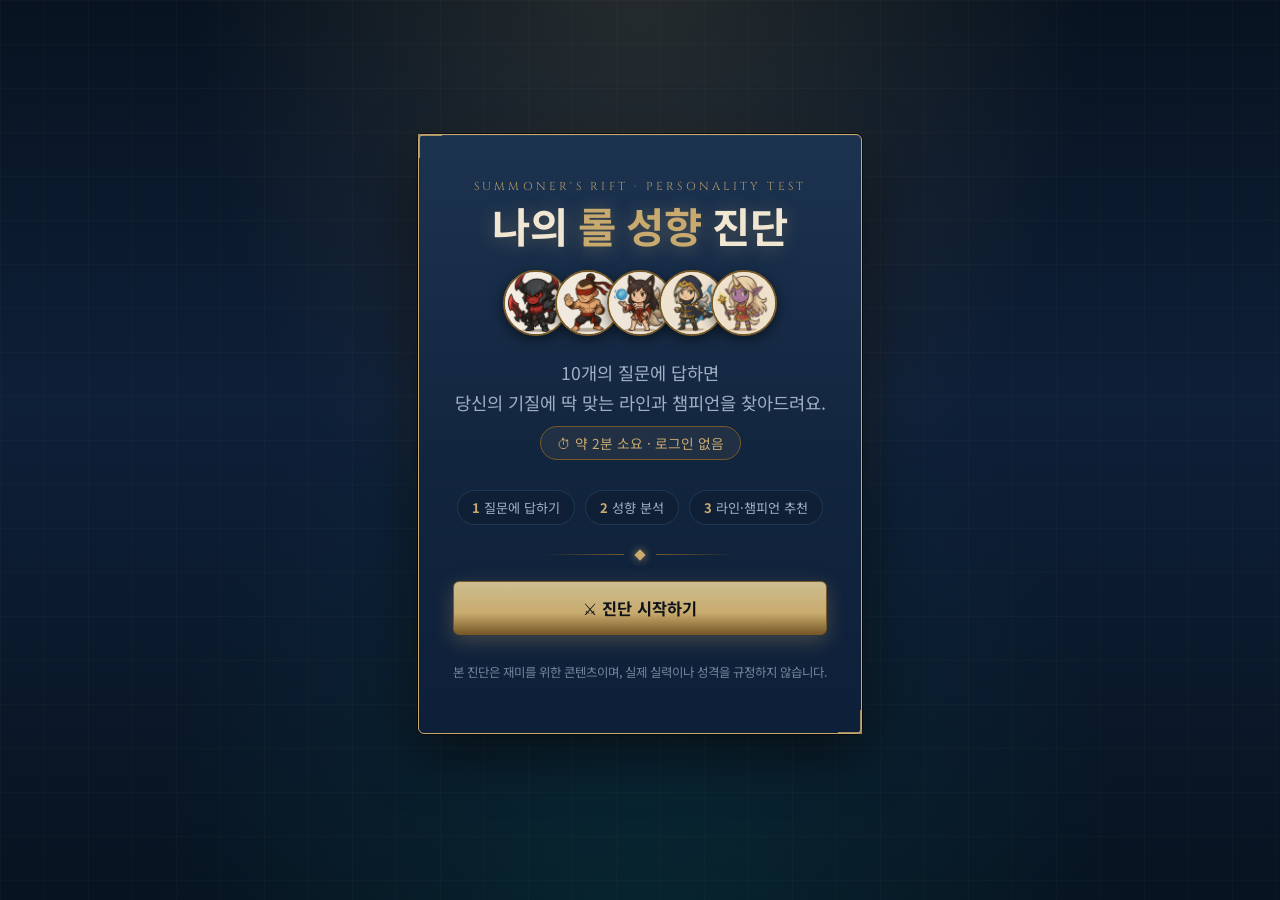
<file: index.html>
<!DOCTYPE html>
<html lang="ko">
<head>
  <meta charset="UTF-8">
  <meta name="viewport" content="width=device-width, initial-scale=1.0">
  <title>롤 성향 진단 · 나의 포지션은?</title>
  <meta name="description" content="10개의 질문으로 알아보는 나의 롤 성향. 탑·정글·미드·원딜·서폿 중 당신의 기질에 딱 맞는 포지션과 챔피언을 찾아보세요.">

  <!-- 공유 미리보기 -->
  <meta property="og:title" content="롤 성향 진단 · 나의 포지션은?">
  <meta property="og:description" content="10문항으로 알아보는 나의 라인과 추천 챔피언. 지금 바로 진단해보세요.">
  <meta property="og:type" content="website">

  <link rel="preconnect" href="https://fonts.googleapis.com">
  <link rel="preconnect" href="https://fonts.gstatic.com" crossorigin>
  <link rel="stylesheet" href="assets/styles.css">

  <style>
    /* 시작 화면 전용 레이아웃 */
    .hero-page {
      justify-content: center;
      min-height: 100vh;
    }
    .hero {
      max-width: 620px;
      text-align: center;
      padding: 44px 34px 38px;
    }
    .hero-champs {
      display: flex;
      justify-content: center;
      gap: -10px;
      margin: 4px 0 22px;
    }
    .hero-champs img {
      width: 66px; height: 66px;
      border-radius: 50%;
      object-fit: contain;
      background: radial-gradient(circle, #f0e6d2, #d9cbb0);
      border: 2px solid var(--gold-3);
      box-shadow: 0 4px 14px rgba(0,0,0,0.5);
      margin-left: -14px;
      transition: transform .2s ease;
    }
    .hero-champs img:first-child { margin-left: 0; }
    .hero-champs img:hover { transform: translateY(-6px) scale(1.08); z-index: 2; }
    .hero .lead-note {
      display: inline-block;
      margin: 4px 0 22px;
      font-size: 0.86rem;
      color: var(--gold-1);
      background: rgba(200,170,110,0.08);
      border: 1px solid var(--gold-3);
      border-radius: 20px;
      padding: 6px 16px;
    }
    .steps {
      display: flex;
      justify-content: center;
      gap: 10px;
      margin: 8px 0 26px;
      flex-wrap: wrap;
    }
    .step {
      font-size: 0.82rem;
      color: var(--text-dim);
      background: var(--bg-2);
      border: 1px solid var(--line);
      border-radius: 20px;
      padding: 7px 14px;
    }
    .step b { color: var(--gold-1); }
    @media (max-width: 600px) {
      .hero { padding: 32px 18px; }
      .hero-champs img { width: 52px; height: 52px; }
    }
  </style>
</head>
<body>
  <div class="page hero-page">
    <div class="frame hero reveal">
      <p class="brand-kicker">Summoner's Rift · Personality Test</p>
      <h1 class="title">나의 <span class="accent">롤 성향</span> 진단</h1>

      <div class="hero-champs">
        <img src="assets/img/top.png" alt="탑">
        <img src="assets/img/jungle.png" alt="정글">
        <img src="assets/img/mid.png" alt="미드">
        <img src="assets/img/adc.png" alt="원딜">
        <img src="assets/img/support.png" alt="서폿">
      </div>

      <p class="subtitle">
        10개의 질문에 답하면<br>
        당신의 기질에 딱 맞는 라인과 챔피언을 찾아드려요.
      </p>

      <span class="lead-note">⏱ 약 2분 소요 · 로그인 없음</span>

      <div class="steps">
        <span class="step"><b>1</b> 질문에 답하기</span>
        <span class="step"><b>2</b> 성향 분석</span>
        <span class="step"><b>3</b> 라인·챔피언 추천</span>
      </div>

      <div class="divider"><span class="gem"></span></div>

      <a href="quiz.html" class="btn btn-primary btn-block">⚔️ 진단 시작하기</a>

      <p class="foot">
        <span class="disclaimer">본 진단은 재미를 위한 콘텐츠이며, 실제 실력이나 성격을 규정하지 않습니다.</span>
      </p>
    </div>
  </div>
</body>
</html>
</file>
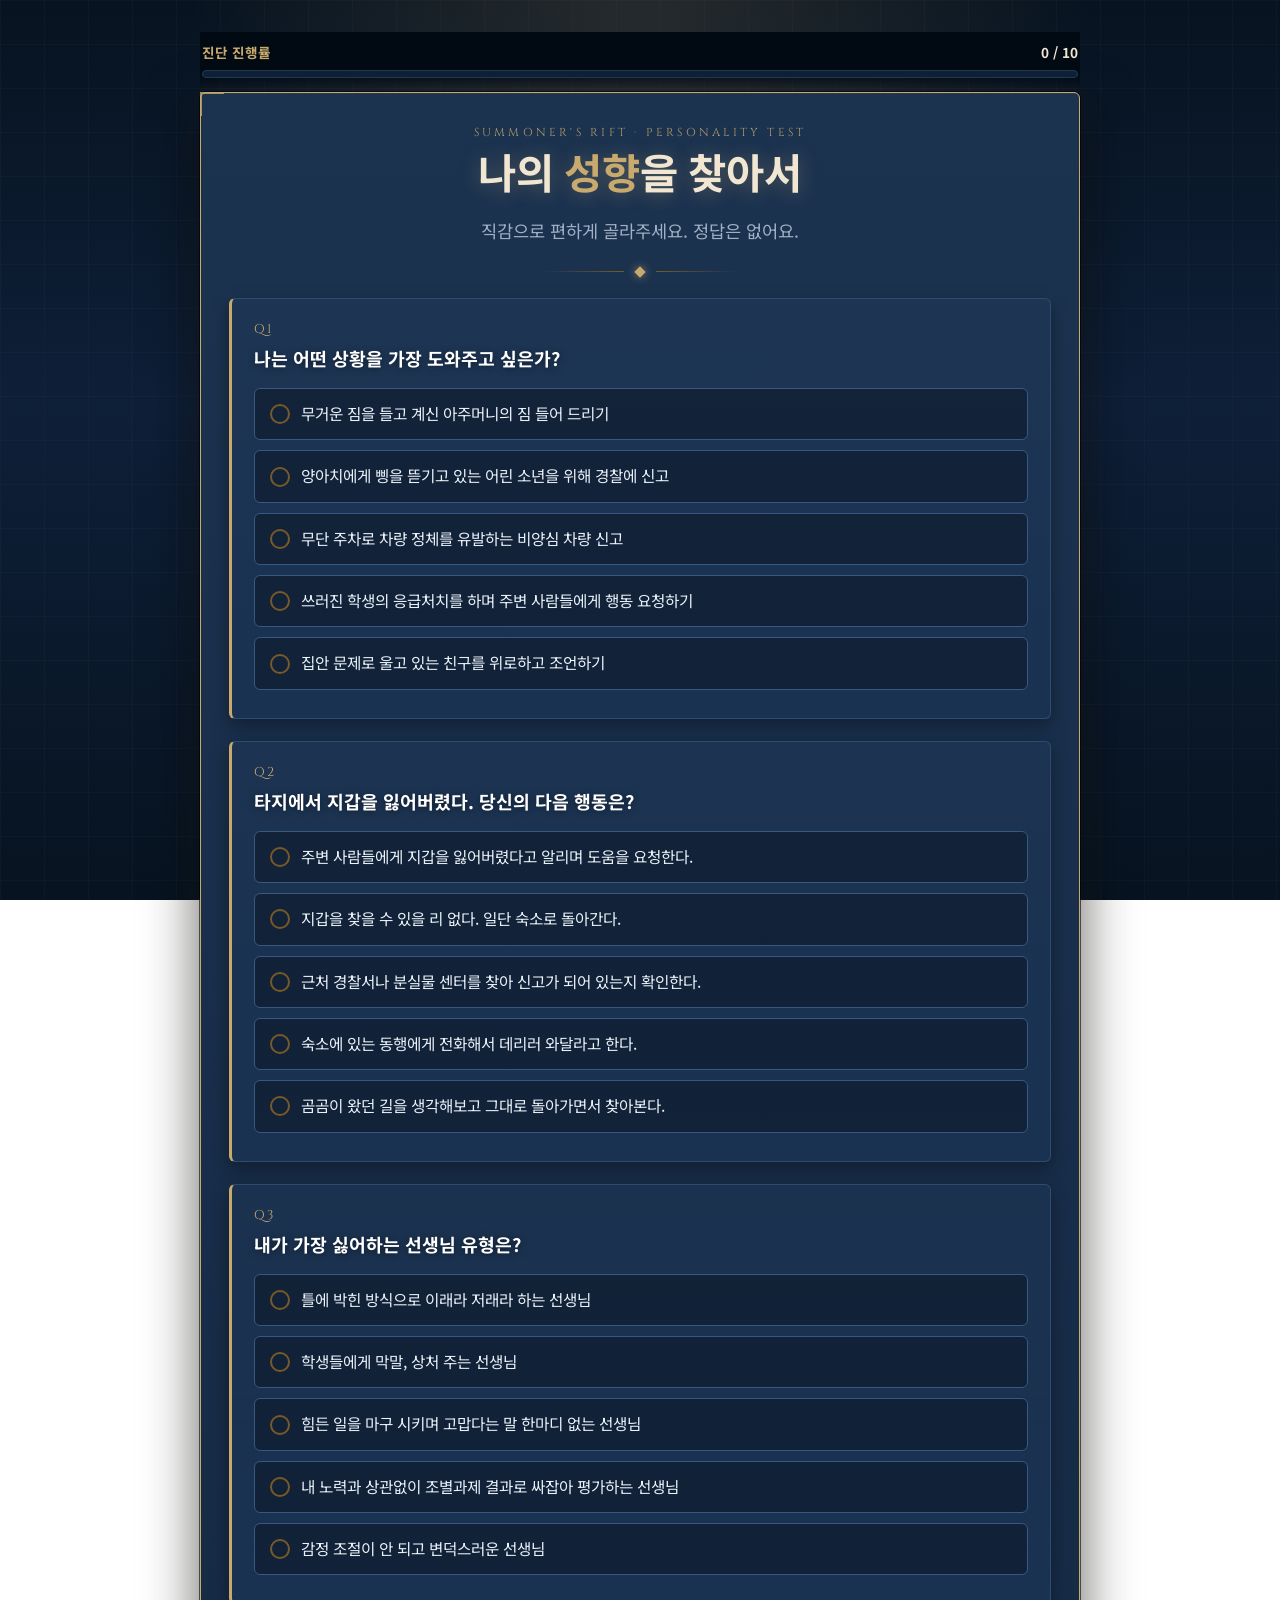
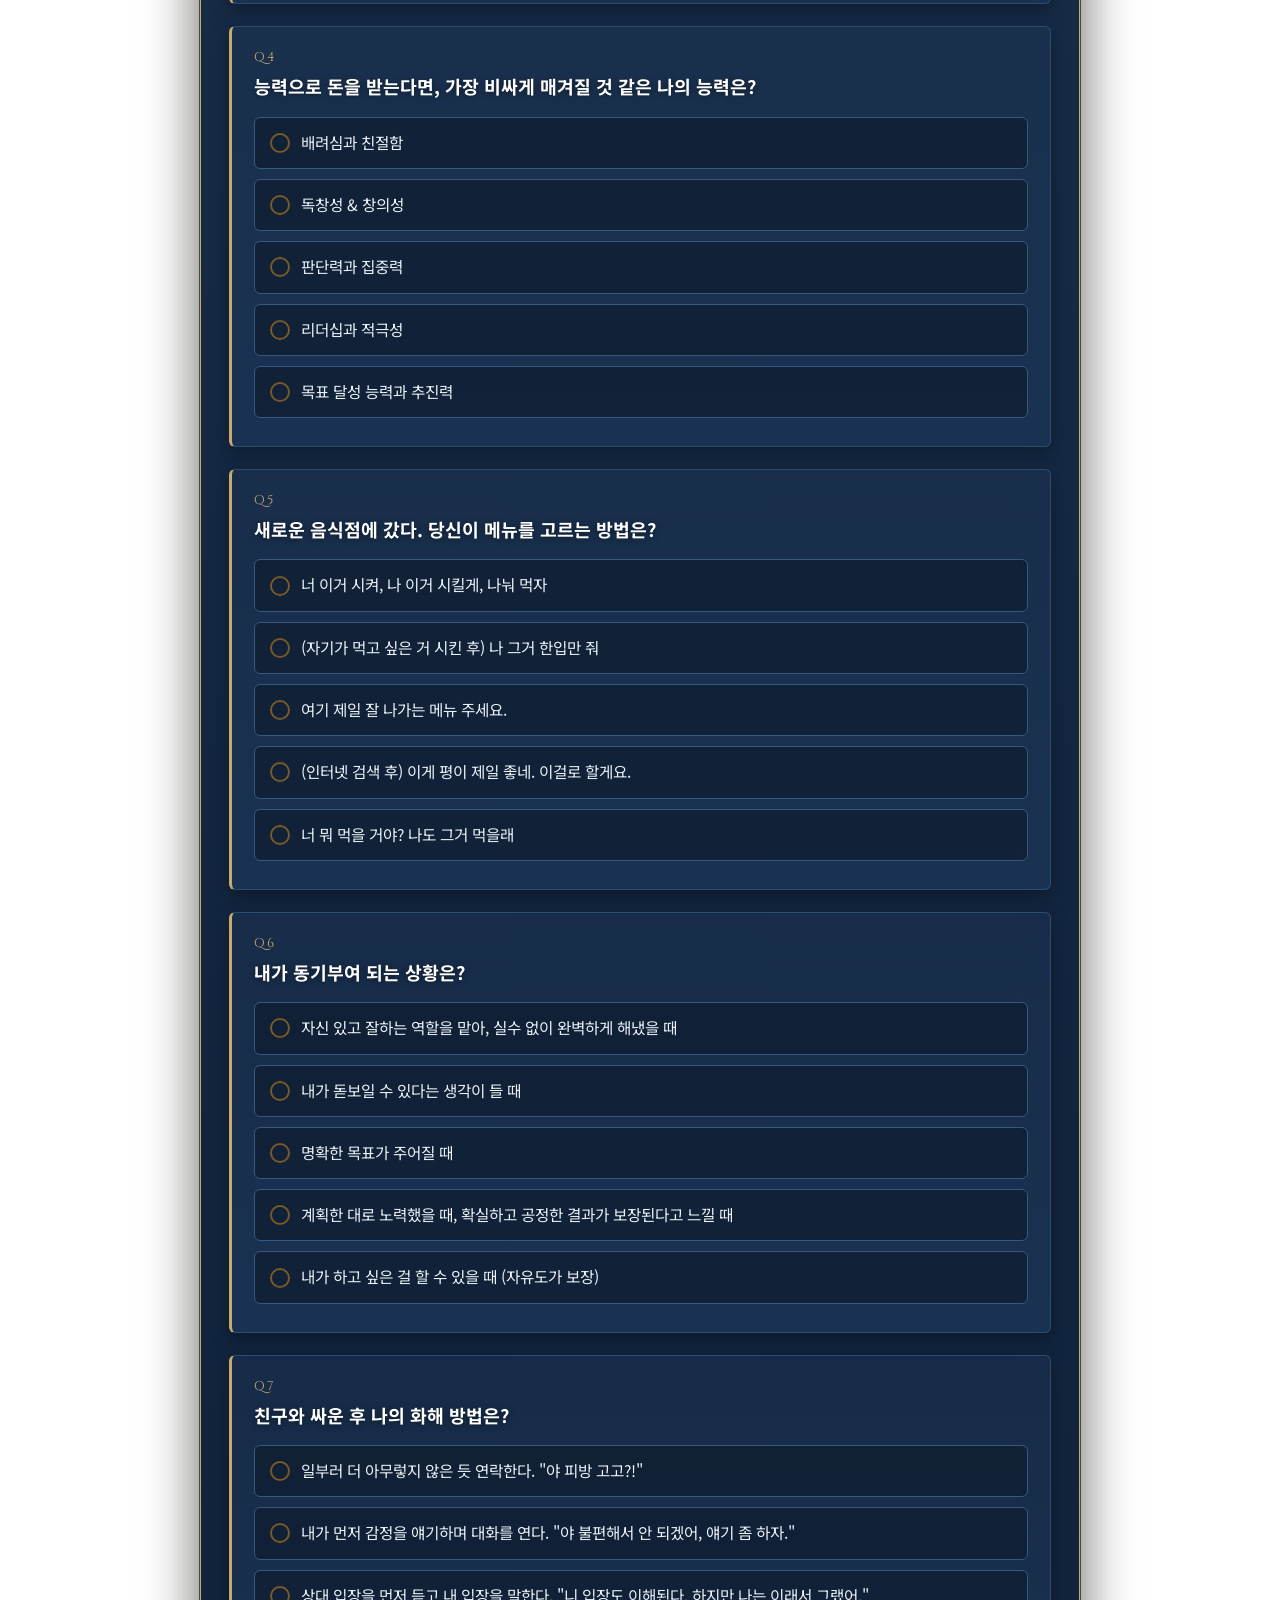
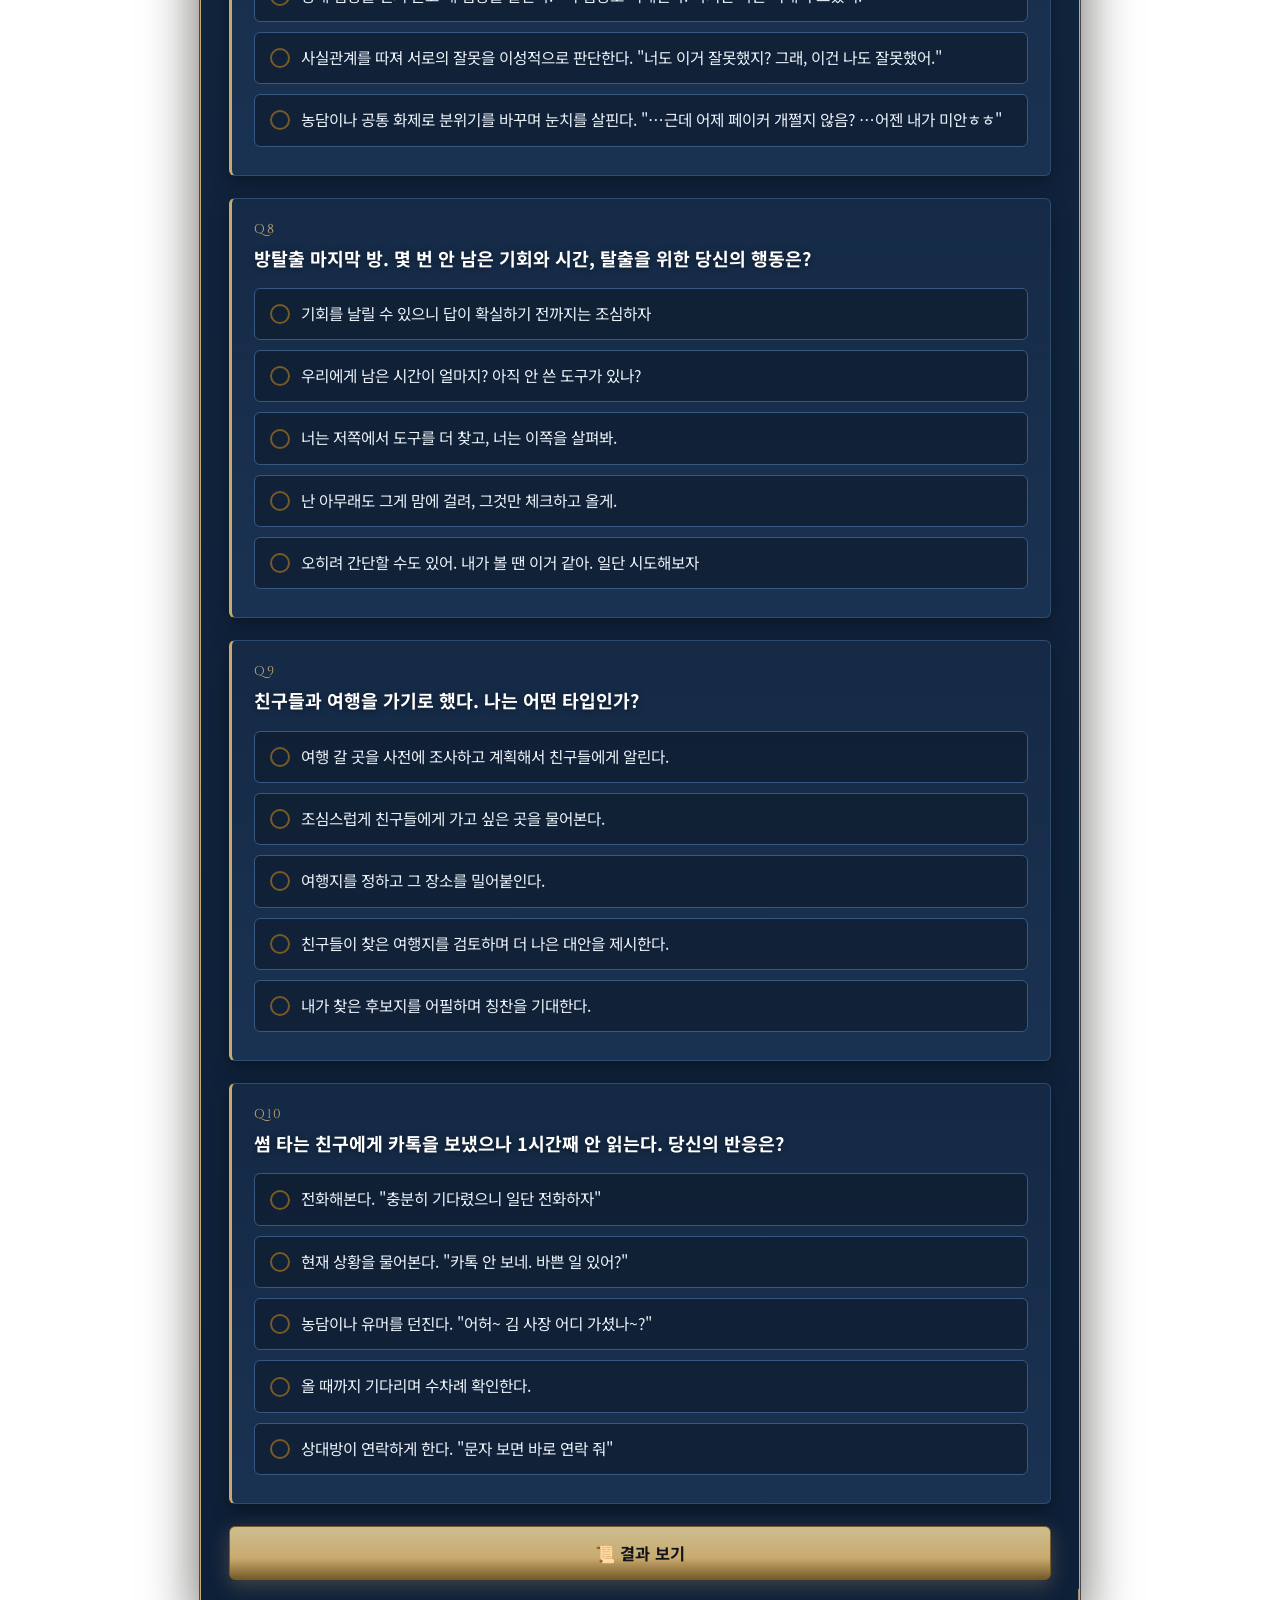
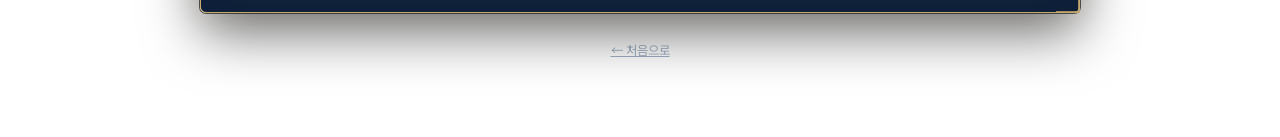
<file: quiz.html>
<!DOCTYPE html>
<html lang="ko">
<head>
  <meta charset="UTF-8">
  <meta name="viewport" content="width=device-width, initial-scale=1.0">
  <title>롤 성향 진단 · 질문</title>
  <link rel="preconnect" href="https://fonts.googleapis.com">
  <link rel="preconnect" href="https://fonts.gstatic.com" crossorigin>
  <link rel="stylesheet" href="assets/styles.css">
</head>
<body>
  <div class="page">

    <!-- 진행바 -->
    <div class="progress">
      <div class="progress-head">
        <span>진단 진행률</span>
        <span class="count"><span id="answeredCount">0</span> / 10</span>
      </div>
      <div class="progress-track">
        <div class="progress-bar" id="progressBar"></div>
      </div>
    </div>

    <div class="wrap">
      <div class="frame">
        <p class="brand-kicker">Summoner's Rift · Personality Test</p>
        <h1 class="title">나의 <span class="accent">성향</span>을 찾아서</h1>
        <p class="subtitle">직감으로 편하게 골라주세요. 정답은 없어요.</p>
        <div class="divider"><span class="gem"></span></div>

        <form id="quizForm">
          <div class="q-card">
            <div class="q-num">Q1</div>
            <p class="q-text">나는 어떤 상황을 가장 도와주고 싶은가?</p>
            <label class="opt"><input type="radio" name="q1" value="1"> 무거운 짐을 들고 계신 아주머니의 짐 들어 드리기</label>
            <label class="opt"><input type="radio" name="q1" value="2"> 양아치에게 삥을 뜯기고 있는 어린 소년을 위해 경찰에 신고</label>
            <label class="opt"><input type="radio" name="q1" value="3"> 무단 주차로 차량 정체를 유발하는 비양심 차량 신고</label>
            <label class="opt"><input type="radio" name="q1" value="4"> 쓰러진 학생의 응급처치를 하며 주변 사람들에게 행동 요청하기</label>
            <label class="opt"><input type="radio" name="q1" value="5"> 집안 문제로 울고 있는 친구를 위로하고 조언하기</label>
          </div>

          <div class="q-card">
            <div class="q-num">Q2</div>
            <p class="q-text">타지에서 지갑을 잃어버렸다. 당신의 다음 행동은?</p>
            <label class="opt"><input type="radio" name="q2" value="1"> 주변 사람들에게 지갑을 잃어버렸다고 알리며 도움을 요청한다.</label>
            <label class="opt"><input type="radio" name="q2" value="2"> 지갑을 찾을 수 있을 리 없다. 일단 숙소로 돌아간다.</label>
            <label class="opt"><input type="radio" name="q2" value="3"> 근처 경찰서나 분실물 센터를 찾아 신고가 되어 있는지 확인한다.</label>
            <label class="opt"><input type="radio" name="q2" value="4"> 숙소에 있는 동행에게 전화해서 데리러 와달라고 한다.</label>
            <label class="opt"><input type="radio" name="q2" value="5"> 곰곰이 왔던 길을 생각해보고 그대로 돌아가면서 찾아본다.</label>
          </div>

          <div class="q-card">
            <div class="q-num">Q3</div>
            <p class="q-text">내가 가장 싫어하는 선생님 유형은?</p>
            <label class="opt"><input type="radio" name="q3" value="1"> 틀에 박힌 방식으로 이래라 저래라 하는 선생님</label>
            <label class="opt"><input type="radio" name="q3" value="2"> 학생들에게 막말, 상처 주는 선생님</label>
            <label class="opt"><input type="radio" name="q3" value="3"> 힘든 일을 마구 시키며 고맙다는 말 한마디 없는 선생님</label>
            <label class="opt"><input type="radio" name="q3" value="4"> 내 노력과 상관없이 조별과제 결과로 싸잡아 평가하는 선생님</label>
            <label class="opt"><input type="radio" name="q3" value="5"> 감정 조절이 안 되고 변덕스러운 선생님</label>
          </div>

          <div class="q-card">
            <div class="q-num">Q4</div>
            <p class="q-text">능력으로 돈을 받는다면, 가장 비싸게 매겨질 것 같은 나의 능력은?</p>
            <label class="opt"><input type="radio" name="q4" value="1"> 배려심과 친절함</label>
            <label class="opt"><input type="radio" name="q4" value="2"> 독창성 & 창의성</label>
            <label class="opt"><input type="radio" name="q4" value="3"> 판단력과 집중력</label>
            <label class="opt"><input type="radio" name="q4" value="4"> 리더십과 적극성</label>
            <label class="opt"><input type="radio" name="q4" value="5"> 목표 달성 능력과 추진력</label>
          </div>

          <div class="q-card">
            <div class="q-num">Q5</div>
            <p class="q-text">새로운 음식점에 갔다. 당신이 메뉴를 고르는 방법은?</p>
            <label class="opt"><input type="radio" name="q5" value="1"> 너 이거 시켜, 나 이거 시킬게, 나눠 먹자</label>
            <label class="opt"><input type="radio" name="q5" value="2"> (자기가 먹고 싶은 거 시킨 후) 나 그거 한입만 줘</label>
            <label class="opt"><input type="radio" name="q5" value="3"> 여기 제일 잘 나가는 메뉴 주세요.</label>
            <label class="opt"><input type="radio" name="q5" value="4"> (인터넷 검색 후) 이게 평이 제일 좋네. 이걸로 할게요.</label>
            <label class="opt"><input type="radio" name="q5" value="5"> 너 뭐 먹을 거야? 나도 그거 먹을래</label>
          </div>

          <div class="q-card">
            <div class="q-num">Q6</div>
            <p class="q-text">내가 동기부여 되는 상황은?</p>
            <label class="opt"><input type="radio" name="q6" value="1"> 자신 있고 잘하는 역할을 맡아, 실수 없이 완벽하게 해냈을 때</label>
            <label class="opt"><input type="radio" name="q6" value="2"> 내가 돋보일 수 있다는 생각이 들 때</label>
            <label class="opt"><input type="radio" name="q6" value="3"> 명확한 목표가 주어질 때</label>
            <label class="opt"><input type="radio" name="q6" value="4"> 계획한 대로 노력했을 때, 확실하고 공정한 결과가 보장된다고 느낄 때</label>
            <label class="opt"><input type="radio" name="q6" value="5"> 내가 하고 싶은 걸 할 수 있을 때 (자유도가 보장)</label>
          </div>

          <div class="q-card">
            <div class="q-num">Q7</div>
            <p class="q-text">친구와 싸운 후 나의 화해 방법은?</p>
            <label class="opt"><input type="radio" name="q7" value="1"> 일부러 더 아무렇지 않은 듯 연락한다. "야 피방 고고?!"</label>
            <label class="opt"><input type="radio" name="q7" value="2"> 내가 먼저 감정을 얘기하며 대화를 연다. "야 불편해서 안 되겠어, 얘기 좀 하자."</label>
            <label class="opt"><input type="radio" name="q7" value="3"> 상대 입장을 먼저 듣고 내 입장을 말한다. "니 입장도 이해된다. 하지만 나는 이래서 그랬어."</label>
            <label class="opt"><input type="radio" name="q7" value="4"> 사실관계를 따져 서로의 잘못을 이성적으로 판단한다. "너도 이거 잘못했지? 그래, 이건 나도 잘못했어."</label>
            <label class="opt"><input type="radio" name="q7" value="5"> 농담이나 공통 화제로 분위기를 바꾸며 눈치를 살핀다. "…근데 어제 페이커 개쩔지 않음? …어젠 내가 미안ㅎㅎ"</label>
          </div>

          <div class="q-card">
            <div class="q-num">Q8</div>
            <p class="q-text">방탈출 마지막 방. 몇 번 안 남은 기회와 시간, 탈출을 위한 당신의 행동은?</p>
            <label class="opt"><input type="radio" name="q8" value="1"> 기회를 날릴 수 있으니 답이 확실하기 전까지는 조심하자</label>
            <label class="opt"><input type="radio" name="q8" value="2"> 우리에게 남은 시간이 얼마지? 아직 안 쓴 도구가 있나?</label>
            <label class="opt"><input type="radio" name="q8" value="3"> 너는 저쪽에서 도구를 더 찾고, 너는 이쪽을 살펴봐.</label>
            <label class="opt"><input type="radio" name="q8" value="4"> 난 아무래도 그게 맘에 걸려, 그것만 체크하고 올게.</label>
            <label class="opt"><input type="radio" name="q8" value="5"> 오히려 간단할 수도 있어. 내가 볼 땐 이거 같아. 일단 시도해보자</label>
          </div>

          <div class="q-card">
            <div class="q-num">Q9</div>
            <p class="q-text">친구들과 여행을 가기로 했다. 나는 어떤 타입인가?</p>
            <label class="opt"><input type="radio" name="q9" value="1"> 여행 갈 곳을 사전에 조사하고 계획해서 친구들에게 알린다.</label>
            <label class="opt"><input type="radio" name="q9" value="2"> 조심스럽게 친구들에게 가고 싶은 곳을 물어본다.</label>
            <label class="opt"><input type="radio" name="q9" value="3"> 여행지를 정하고 그 장소를 밀어붙인다.</label>
            <label class="opt"><input type="radio" name="q9" value="4"> 친구들이 찾은 여행지를 검토하며 더 나은 대안을 제시한다.</label>
            <label class="opt"><input type="radio" name="q9" value="5"> 내가 찾은 후보지를 어필하며 칭찬을 기대한다.</label>
          </div>

          <div class="q-card">
            <div class="q-num">Q10</div>
            <p class="q-text">썸 타는 친구에게 카톡을 보냈으나 1시간째 안 읽는다. 당신의 반응은?</p>
            <label class="opt"><input type="radio" name="q10" value="1"> 전화해본다. "충분히 기다렸으니 일단 전화하자"</label>
            <label class="opt"><input type="radio" name="q10" value="2"> 현재 상황을 물어본다. "카톡 안 보네. 바쁜 일 있어?"</label>
            <label class="opt"><input type="radio" name="q10" value="3"> 농담이나 유머를 던진다. "어허~ 김 사장 어디 가셨나~?"</label>
            <label class="opt"><input type="radio" name="q10" value="4"> 올 때까지 기다리며 수차례 확인한다.</label>
            <label class="opt"><input type="radio" name="q10" value="5"> 상대방이 연락하게 한다. "문자 보면 바로 연락 줘"</label>
          </div>

          <button type="button" id="submitBtn" class="btn btn-primary btn-block" onclick="showSimpleResult()">
            📜 결과 보기
          </button>
        </form>

        <div id="miniResult" class="mini-result reveal" style="display:none;">
          <h3>✨ 당신의 주요 성향 ✨</h3>
          <p class="rank-line" id="first"></p>
          <p class="rank-line" id="second"></p>
          <button type="button" class="btn btn-cyan btn-block" style="margin-top:18px;" onclick="goToResult()">
            📊 상세 결과 · 챔피언 추천 보기
          </button>
        </div>
      </div>

      <p class="foot"><a href="index.html" style="color:var(--text-dim);">← 처음으로</a></p>
    </div>
  </div>

  <script>
    // ---- 채점 매핑 (원본 로직 유지) ----
    const answerMappings = {
      q1: { '1': '서폿', '2': '탑', '3': '원딜', '4': '미드', '5': '정글' },
      q2: { '1': '정글', '2': '탑', '3': '원딜', '4': '미드', '5': '서폿' },
      q3: { '1': '정글', '2': '서폿', '3': '미드', '4': '탑', '5': '원딜' },
      q4: { '1': '서폿', '2': '정글', '3': '원딜', '4': '미드', '5': '탑' },
      q5: { '1': '미드', '2': '정글', '3': '탑', '4': '원딜', '5': '서폿' },
      q6: { '1': '서폿', '2': '미드', '3': '탑', '4': '원딜', '5': '정글' },
      q7: { '1': '탑', '2': '미드', '3': '서폿', '4': '원딜', '5': '정글' },
      q8: { '1': '서폿', '2': '원딜', '3': '미드', '4': '정글', '5': '탑' },
      q9: { '1': '원딜', '2': '서폿', '3': '탑', '4': '정글', '5': '미드' },
      q10:{ '1': '탑', '2': '원딜', '3': '정글', '4': '서폿', '5': '미드' }
    };
    const positionTitles = { "탑":"탑 라이너", "정글":"정글러", "미드":"미드 라이너", "원딜":"원거리 딜러", "서폿":"서포터" };
    const TOTAL = 10;

    // ---- 선택 시각화 + 진행바 갱신 ----
    const form = document.getElementById('quizForm');
    form.addEventListener('change', function (e) {
      if (e.target.type !== 'radio') return;
      document.querySelectorAll(`input[name="${e.target.name}"]`).forEach(r => {
        if (r.parentElement.classList.contains('opt')) r.parentElement.classList.remove('selected');
      });
      if (e.target.parentElement.classList.contains('opt')) e.target.parentElement.classList.add('selected');
      updateProgress();
    });

    function countAnswered() {
      let n = 0;
      for (let i = 1; i <= TOTAL; i++) if (form.elements['q' + i] && form.elements['q' + i].value) n++;
      return n;
    }
    function updateProgress() {
      const n = countAnswered();
      document.getElementById('answeredCount').textContent = n;
      document.getElementById('progressBar').style.width = (n / TOTAL * 100) + '%';
    }

    // ---- 결과 계산 ----
    function showSimpleResult() {
      const answers = {};
      for (let i = 1; i <= TOTAL; i++) {
        const g = form.elements['q' + i];
        if (!g || !g.value) {
          alert('아직 답하지 않은 질문이 있어요! (' + countAnswered() + '/' + TOTAL + ')');
          // 첫 미응답 질문으로 스크롤
          for (let j = 1; j <= TOTAL; j++) {
            const gg = form.elements['q' + j];
            if (!gg || !gg.value) {
              gg[0].closest('.q-card').scrollIntoView({ behavior: 'smooth', block: 'center' });
              break;
            }
          }
          return;
        }
        answers['q' + i] = g.value;
      }

      const points = { "탑":0, "정글":0, "미드":0, "원딜":0, "서폿":0 };
      for (const q in answers) {
        const v = answers[q];
        if (answerMappings[q] && answerMappings[q][v]) points[answerMappings[q][v]]++;
      }
      sessionStorage.setItem('lolQuizScores', JSON.stringify(points));

      const sorted = Object.entries(points).sort((a, b) => b[1] - a[1]);
      const [firstName, firstScore] = sorted[0];
      document.getElementById('first').innerHTML =
        `🥇 퍼스트 성향: <b>${positionTitles[firstName]}</b> (${firstScore}점)`;

      const secondEl = document.getElementById('second');
      if (sorted[1] && sorted[1][1] > 0) {
        secondEl.innerHTML = `🥈 세컨드 성향: <b>${positionTitles[sorted[1][0]]}</b> (${sorted[1][1]}점)`;
      } else {
        secondEl.textContent = '뚜렷한 세컨드 성향은 나타나지 않았어요.';
      }

      document.getElementById('submitBtn').style.display = 'none';
      const mini = document.getElementById('miniResult');
      mini.style.display = 'block';
      mini.scrollIntoView({ behavior: 'smooth', block: 'center' });
    }

    function goToResult() { window.location.href = 'result.html'; }

    updateProgress();
  </script>
</body>
</html>
</file>
<file: assets/styles.css>
/* =========================================================
   롤 성향 진단 - 공용 스타일
   콘셉트: 헥스텍 골드 + 협곡 딥블루 (LoL 클라이언트 로비 감성)
   ========================================================= */

@import url('https://fonts.googleapis.com/css2?family=Cinzel:wght@500;600;700&family=Noto+Sans+KR:wght@400;500;700;900&display=swap');

/* 폰트 로드 실패 시에도 한글이 깨지지 않도록 시스템 폰트 폴백 강화 */

:root {
  /* 협곡 딥블루 계열 */
  --bg-0:      #010a13;   /* 가장 깊은 배경 */
  --bg-1:      #0a1428;   /* 패널 배경 */
  --bg-2:      #0f2036;   /* 카드 배경 */
  --bg-3:      #16283e;   /* 밝은 카드 */
  --line:      #1e3a52;   /* 경계선 블루 */

  /* 헥스텍 골드 계열 */
  --gold-0:    #f0e6d2;   /* 밝은 텍스트(양피지 톤) */
  --gold-1:    #c8aa6e;   /* 기본 골드 */
  --gold-2:    #cdbe91;   /* 밝은 골드 */
  --gold-3:    #785a28;   /* 어두운 골드(테두리) */
  --gold-4:    #463714;   /* 가장 어두운 골드 */

  /* 청록 강조(헥스텍 마나) */
  --cyan:      #0ac8b9;
  --cyan-dim:  #0a97a8;

  /* 상태색 */
  --pros:      #47d17c;
  --cons:      #ff6b6b;

  --text:      #d6e0ec;
  --text-dim:  #9fb0c4;

  --radius:    6px;
  --maxw:      880px;
}

* { box-sizing: border-box; }

html { scroll-behavior: smooth; }

body {
  margin: 0;
  padding: 0;
  min-height: 100vh;
  font-family: 'Noto Sans KR', 'Apple SD Gothic Neo', 'Malgun Gothic', system-ui, sans-serif;
  color: var(--text);
  background:
    radial-gradient(ellipse at 50% -5%, rgba(200,170,110,0.16), transparent 50%),
    radial-gradient(ellipse at 50% 110%, rgba(10,200,185,0.10), transparent 55%),
    linear-gradient(180deg, #071320 0%, #0e1f38 45%, #071320 100%);
  background-attachment: fixed;
  -webkit-font-smoothing: antialiased;
}

/* 은은한 헥스텍 그리드 패턴 오버레이 */
body::before {
  content: "";
  position: fixed;
  inset: 0;
  background-image:
    linear-gradient(rgba(200,170,110,0.035) 1px, transparent 1px),
    linear-gradient(90deg, rgba(200,170,110,0.035) 1px, transparent 1px);
  background-size: 44px 44px;
  pointer-events: none;
  z-index: 0;
}

/* ---------- 레이아웃 ---------- */
.page {
  position: relative;
  z-index: 1;
  width: 100%;
  min-height: 100vh;
  display: flex;
  flex-direction: column;
  align-items: center;
  padding: 32px 16px 64px;
}

.wrap {
  width: 100%;
  max-width: var(--maxw);
  margin: 0 auto;
}

/* ---------- 헥스텍 프레임(카드) ---------- */
.frame {
  position: relative;
  background: linear-gradient(180deg, #1c3350 0%, #12253f 55%, #0e2039 100%);
  border: 1px solid var(--gold-1);
  border-radius: var(--radius);
  box-shadow:
    0 0 0 1px rgba(0,0,0,0.6),
    0 18px 55px rgba(0,0,0,0.6),
    0 0 40px rgba(200,170,110,0.08),
    inset 0 1px 0 rgba(255,255,255,0.04);
  padding: 32px 28px;
}
/* 프레임 모서리 골드 장식 */
.frame::before,
.frame::after {
  content: "";
  position: absolute;
  width: 22px;
  height: 22px;
  border: 2px solid var(--gold-1);
  opacity: 0.8;
}
.frame::before { top: -1px; left: -1px; border-right: 0; border-bottom: 0; }
.frame::after  { bottom: -1px; right: -1px; border-left: 0; border-top: 0; }

/* ---------- 타이포 ---------- */
.brand-kicker {
  font-family: 'Cinzel', 'Noto Sans KR', 'Malgun Gothic', serif;
  letter-spacing: 0.28em;
  text-transform: uppercase;
  font-size: 0.72rem;
  color: var(--gold-1);
  text-align: center;
  margin: 0 0 10px;
  opacity: 0.85;
}

.title {
  font-family: 'Cinzel', 'Noto Sans KR', serif;
  font-weight: 700;
  text-align: center;
  color: var(--gold-0);
  font-size: clamp(1.6rem, 5vw, 2.6rem);
  line-height: 1.25;
  margin: 0 0 14px;
  text-shadow: 0 2px 18px rgba(200,170,110,0.35);
}
.title .accent { color: var(--gold-1); }

.subtitle {
  text-align: center;
  color: var(--text-dim);
  font-size: clamp(0.95rem, 2.5vw, 1.1rem);
  line-height: 1.7;
  margin: 0 auto 4px;
  max-width: 30em;
}

/* 골드 구분선 (다이아몬드 장식) */
.divider {
  display: flex;
  align-items: center;
  justify-content: center;
  gap: 12px;
  margin: 22px auto;
  color: var(--gold-3);
}
.divider::before,
.divider::after {
  content: "";
  height: 1px;
  width: 80px;
  background: linear-gradient(90deg, transparent, var(--gold-3));
}
.divider::after { background: linear-gradient(90deg, var(--gold-3), transparent); }
.divider .gem {
  width: 8px; height: 8px;
  transform: rotate(45deg);
  background: var(--gold-1);
  box-shadow: 0 0 8px rgba(200,170,110,0.7);
}

/* ---------- 버튼 ---------- */
.btn {
  font-family: 'Noto Sans KR', 'Apple SD Gothic Neo', 'Malgun Gothic', system-ui, sans-serif;
  font-weight: 700;
  font-size: 1.02rem;
  padding: 14px 30px;
  border-radius: var(--radius);
  cursor: pointer;
  border: 1px solid var(--gold-3);
  text-decoration: none;
  display: inline-flex;
  align-items: center;
  justify-content: center;
  gap: 8px;
  transition: transform .15s ease, box-shadow .2s ease, background .2s ease;
  user-select: none;
}
.btn-primary {
  color: #10141a;
  background: linear-gradient(180deg, var(--gold-2), var(--gold-1) 60%, var(--gold-3));
  box-shadow: 0 6px 20px rgba(200,170,110,0.28);
}
.btn-primary:hover {
  transform: translateY(-2px);
  box-shadow: 0 10px 28px rgba(200,170,110,0.45);
}
.btn-primary:active { transform: translateY(0); }

.btn-ghost {
  color: var(--gold-1);
  background: rgba(200,170,110,0.06);
  border-color: var(--gold-3);
}
.btn-ghost:hover {
  background: rgba(200,170,110,0.14);
  transform: translateY(-2px);
}

.btn-cyan {
  color: #04201f;
  background: linear-gradient(180deg, var(--cyan), var(--cyan-dim));
  border-color: var(--cyan-dim);
}
.btn-cyan:hover { transform: translateY(-2px); box-shadow: 0 8px 22px rgba(10,200,185,0.35); }

.btn-block { display: flex; width: 100%; }
.btn:disabled { opacity: 0.45; cursor: not-allowed; transform: none; box-shadow: none; }

/* ---------- 진행바 ---------- */
.progress {
  position: sticky;
  top: 0;
  z-index: 5;
  width: 100%;
  max-width: var(--maxw);
  margin: 0 auto 4px;
  padding: 10px 2px;
  background: linear-gradient(180deg, var(--bg-0) 70%, transparent);
}
.progress-head {
  display: flex;
  justify-content: space-between;
  align-items: baseline;
  font-size: 0.85rem;
  color: var(--gold-1);
  margin-bottom: 8px;
  font-weight: 700;
}
.progress-head .count { color: var(--gold-0); }
.progress-track {
  height: 8px;
  background: var(--bg-2);
  border: 1px solid var(--line);
  border-radius: 20px;
  overflow: hidden;
}
.progress-bar {
  height: 100%;
  width: 0%;
  background: linear-gradient(90deg, var(--gold-3), var(--gold-1), var(--cyan));
  border-radius: 20px;
  transition: width .35s ease;
  box-shadow: 0 0 10px rgba(200,170,110,0.5);
}

/* ---------- 퀴즈 카드 ---------- */
.q-card {
  background: linear-gradient(180deg, #24406240, #1a3252);
  border: 1px solid #2c4d70;
  border-left: 3px solid var(--gold-1);
  border-radius: var(--radius);
  padding: 22px 22px 18px;
  margin-bottom: 22px;
  box-shadow: 0 6px 18px rgba(0,0,0,0.35);
}
.q-num {
  font-family: 'Cinzel', 'Noto Sans KR', 'Malgun Gothic', serif;
  font-size: 0.8rem;
  letter-spacing: 0.15em;
  color: var(--gold-1);
  margin-bottom: 6px;
}
.q-text {
  font-size: 1.14rem;
  font-weight: 700;
  color: #ffffff;
  line-height: 1.55;
  margin: 0 0 16px;
  text-shadow: 0 1px 6px rgba(0,0,0,0.5);
}
.opt {
  display: block;
  position: relative;
  cursor: pointer;
  margin-bottom: 10px;
  padding: 13px 16px 13px 46px;
  border-radius: var(--radius);
  background: rgba(12, 24, 40, 0.6);
  border: 1px solid #375880;
  color: #eaf1f9;
  line-height: 1.55;
  transition: all .15s ease;
  font-size: 0.98rem;
}
.opt:hover {
  border-color: var(--gold-1);
  background: rgba(200,170,110,0.12);
  color: #ffffff;
}
.opt::before {
  content: "";
  position: absolute;
  left: 15px;
  top: 50%;
  transform: translateY(-50%);
  width: 16px; height: 16px;
  border-radius: 50%;
  border: 2px solid var(--gold-3);
  transition: all .15s ease;
}
.opt.selected {
  border-color: var(--gold-1);
  background: linear-gradient(90deg, rgba(200,170,110,0.16), rgba(200,170,110,0.05));
  color: var(--gold-0);
  box-shadow: inset 0 0 12px rgba(200,170,110,0.12);
}
.opt.selected::before {
  background: var(--gold-1);
  border-color: var(--gold-2);
  box-shadow: 0 0 0 3px rgba(200,170,110,0.2), 0 0 8px rgba(200,170,110,0.6);
}
.opt input { position: absolute; opacity: 0; width: 0; height: 0; }

/* ---------- 간이 결과 박스 ---------- */
.mini-result {
  margin-top: 26px;
  text-align: center;
  padding: 26px 20px;
  border-radius: var(--radius);
  background: linear-gradient(180deg, var(--bg-3), var(--bg-1));
  border: 1px solid var(--gold-3);
  box-shadow: inset 0 0 30px rgba(200,170,110,0.08);
}
.mini-result h3 {
  font-family: 'Cinzel', 'Noto Sans KR', 'Malgun Gothic', serif;
  color: var(--gold-1);
  font-size: 1.3rem;
  margin: 0 0 16px;
}
.mini-result .rank-line {
  font-size: 1.15rem;
  margin: 8px 0;
  color: var(--text);
}
.mini-result .rank-line b { color: var(--gold-0); }

/* ---------- 결과 페이지 ---------- */
.chart-box {
  width: 100%;
  max-width: 420px;
  margin: 8px auto 26px;
  padding: 18px;
  background: radial-gradient(ellipse at center, var(--bg-2), var(--bg-0));
  border: 1px solid var(--line);
  border-radius: var(--radius);
  box-shadow: inset 0 0 24px rgba(0,0,0,0.6);
}

.section-title {
  font-family: 'Cinzel', 'Noto Sans KR', 'Malgun Gothic', serif;
  text-align: center;
  color: var(--cyan);
  font-size: 1.25rem;
  margin: 36px 0 18px;
  letter-spacing: 0.05em;
}

/* 점수 뱃지 */
.score-badges {
  list-style: none;
  padding: 0;
  margin: 0 0 8px;
  display: flex;
  flex-wrap: wrap;
  gap: 10px;
  justify-content: center;
}
.score-badges li {
  padding: 8px 16px;
  border-radius: 20px;
  background: var(--bg-2);
  border: 1px solid var(--line);
  font-size: 0.95rem;
  color: var(--text);
}
.score-badges li b { color: var(--gold-1); }

/* 성향 결과 카드 */
.tendency {
  margin: 22px 0;
  padding: 26px 24px;
  background: linear-gradient(180deg, var(--bg-2), var(--bg-1));
  border: 1px solid var(--line);
  border-radius: var(--radius);
  box-shadow: 0 8px 24px rgba(0,0,0,0.4);
  overflow: hidden;
}
.tendency.first { border-color: var(--gold-3); box-shadow: 0 8px 30px rgba(200,170,110,0.15); }
.tendency-hero {
  text-align: center;
  margin-bottom: 18px;
}
.tendency-hero img {
  width: 150px; height: 150px;
  object-fit: contain;
  border-radius: 50%;
  border: 3px solid var(--gold-3);
  background: radial-gradient(circle, #f0e6d2 0%, #d9cbb0 100%);
  box-shadow: 0 0 24px rgba(200,170,110,0.4);
}
.tendency-rank {
  font-family: 'Cinzel', 'Noto Sans KR', 'Malgun Gothic', serif;
  font-size: 0.85rem;
  letter-spacing: 0.15em;
  color: var(--gold-1);
  text-align: center;
  margin-bottom: 4px;
}
.tendency h3 {
  font-family: 'Cinzel', 'Noto Sans KR', serif;
  text-align: center;
  color: var(--gold-0);
  font-size: 1.5rem;
  margin: 0 0 18px;
  text-shadow: 0 0 14px rgba(200,170,110,0.3);
}
.tendency .desc {
  line-height: 1.85;
  color: var(--text);
  margin: 0 0 16px;
  font-size: 0.98rem;
}
.tag-line {
  margin: 12px 0;
  padding: 12px 16px;
  border-radius: var(--radius);
  line-height: 1.7;
  font-size: 0.93rem;
}
.tag-caution { background: rgba(255,160,80,0.08);  border-left: 3px solid #ffa050; }
.tag-pros    { background: rgba(71,209,124,0.09);  border-left: 3px solid var(--pros); }
.tag-cons    { background: rgba(255,107,107,0.09); border-left: 3px solid var(--cons); }
.tag-label { font-family: 'Cinzel', 'Noto Sans KR', 'Malgun Gothic', serif; font-weight: 700; margin-right: 8px; }
.tag-pros    .tag-label { color: var(--pros); }
.tag-cons    .tag-label { color: var(--cons); }
.tag-caution .tag-label { color: #ffa050; }

/* 상세 성향 토글 */
.traits { margin: 22px 0; }
.trait-item {
  background: var(--bg-2);
  border: 1px solid var(--line);
  border-left: 3px solid var(--gold-3);
  border-radius: var(--radius);
  margin-bottom: 12px;
  overflow: hidden;
}
.trait-head {
  display: flex;
  align-items: center;
  gap: 14px;
  padding: 14px 18px;
  cursor: pointer;
  transition: background .15s ease;
}
.trait-head:hover { background: rgba(200,170,110,0.05); }
.trait-head img {
  width: 40px; height: 40px;
  border-radius: 50%;
  object-fit: contain;
  background: radial-gradient(circle, #f0e6d2, #d9cbb0);
  border: 1px solid var(--gold-3);
  flex-shrink: 0;
}
.trait-head strong {
  flex: 1;
  color: var(--gold-0);
  font-size: 1.02rem;
}
.trait-head .chev { color: var(--gold-1); font-size: 0.8rem; transition: transform .2s ease; }
.trait-item.open .chev { transform: rotate(180deg); }
.trait-body {
  display: none;
  padding: 4px 18px 18px 72px;
  line-height: 1.8;
  color: var(--text-dim);
  font-size: 0.94rem;
}
.trait-item.open .trait-body { display: block; }

/* 챔피언 추천 */
.champ-box {
  margin: 22px 0;
  padding: 24px;
  background: linear-gradient(180deg, var(--bg-2), var(--bg-1));
  border: 1px solid var(--line);
  border-radius: var(--radius);
}
.champ-box h4 {
  font-family: 'Cinzel', 'Noto Sans KR', 'Malgun Gothic', serif;
  color: var(--cyan);
  margin: 0 0 6px;
  text-align: center;
  font-size: 1.15rem;
}
.champ-playstyle {
  text-align: center;
  color: var(--text-dim);
  font-size: 0.92rem;
  line-height: 1.6;
  margin: 0 0 18px;
}
.champ-list {
  list-style: none;
  padding: 0;
  margin: 0;
  display: flex;
  flex-wrap: wrap;
  gap: 10px;
  justify-content: center;
}
.champ-list li {
  padding: 9px 18px;
  border-radius: 24px;
  background: var(--bg-3);
  border: 1px solid var(--gold-3);
  color: var(--gold-0);
  font-size: 0.92rem;
  font-weight: 500;
  transition: all .15s ease;
}
.champ-list li:hover {
  background: linear-gradient(180deg, var(--gold-2), var(--gold-1));
  color: #10141a;
  transform: translateY(-2px);
}
.champ-extra-title {
  display: flex;
  align-items: center;
  gap: 8px;
  color: var(--gold-1);
  font-weight: 700;
  font-size: 0.95rem;
  margin: 16px 0 10px;
}
.champ-extra-title img { width: 24px; height: 24px; border-radius: 50%; background: #f0e6d2; }

/* 액션 버튼 영역 */
.actions {
  margin-top: 40px;
  padding-top: 26px;
  border-top: 1px solid var(--line);
  display: flex;
  flex-wrap: wrap;
  gap: 12px;
  justify-content: center;
}
.actions .btn { min-width: 150px; }

/* 하단 푸터 */
.foot {
  text-align: center;
  color: var(--text-dim);
  font-size: 0.78rem;
  margin-top: 28px;
  line-height: 1.6;
}
.foot .disclaimer { opacity: 0.7; }

/* 토스트 */
.toast {
  position: fixed;
  left: 50%;
  bottom: 32px;
  transform: translateX(-50%) translateY(20px);
  background: linear-gradient(180deg, var(--gold-2), var(--gold-1));
  color: #10141a;
  font-weight: 700;
  padding: 14px 24px;
  border-radius: var(--radius);
  box-shadow: 0 8px 30px rgba(0,0,0,0.5);
  opacity: 0;
  pointer-events: none;
  transition: all .3s ease;
  z-index: 100;
  font-size: 0.92rem;
  max-width: 90vw;
  text-align: center;
}
.toast.show { opacity: 1; transform: translateX(-50%) translateY(0); }

/* 등장 애니메이션 */
@keyframes fadeUp {
  from { opacity: 0; transform: translateY(16px); }
  to   { opacity: 1; transform: translateY(0); }
}
.reveal { animation: fadeUp .5s ease both; }

/* ---------- 반응형 ---------- */
@media (max-width: 600px) {
  .page { padding: 20px 12px 48px; }
  .frame { padding: 24px 16px; }
  .q-card { padding: 18px 14px; }
  .opt { padding: 12px 14px 12px 42px; font-size: 0.93rem; }
  .tendency { padding: 20px 16px; }
  .tendency-hero img { width: 120px; height: 120px; }
  .trait-body { padding-left: 18px; }
  .actions .btn { min-width: 0; flex: 1 1 45%; }
}


/* ---------- 공유 카드 미리보기 ---------- */
.card-preview {
  margin-top: 24px;
  padding: 20px;
  background: linear-gradient(180deg, #1c3350, #12253f);
  border: 1px solid var(--gold-1);
  border-radius: var(--radius);
  text-align: center;
  animation: fadeUp .4s ease both;
}
.card-preview-hint {
  color: var(--gold-1);
  font-size: 0.9rem;
  margin: 0 0 14px;
  line-height: 1.5;
}
.card-preview img {
  width: 100%;
  max-width: 340px;
  border-radius: var(--radius);
  box-shadow: 0 8px 30px rgba(0,0,0,0.5);
  border: 1px solid var(--gold-3);
}
.card-preview-actions {
  display: flex;
  gap: 10px;
  justify-content: center;
  margin-top: 16px;
  flex-wrap: wrap;
}
.card-preview-actions .btn { min-width: 130px; }

/* 버튼 로딩 상태 */
.btn.loading {
  opacity: 0.7;
  pointer-events: none;
}
</file>
